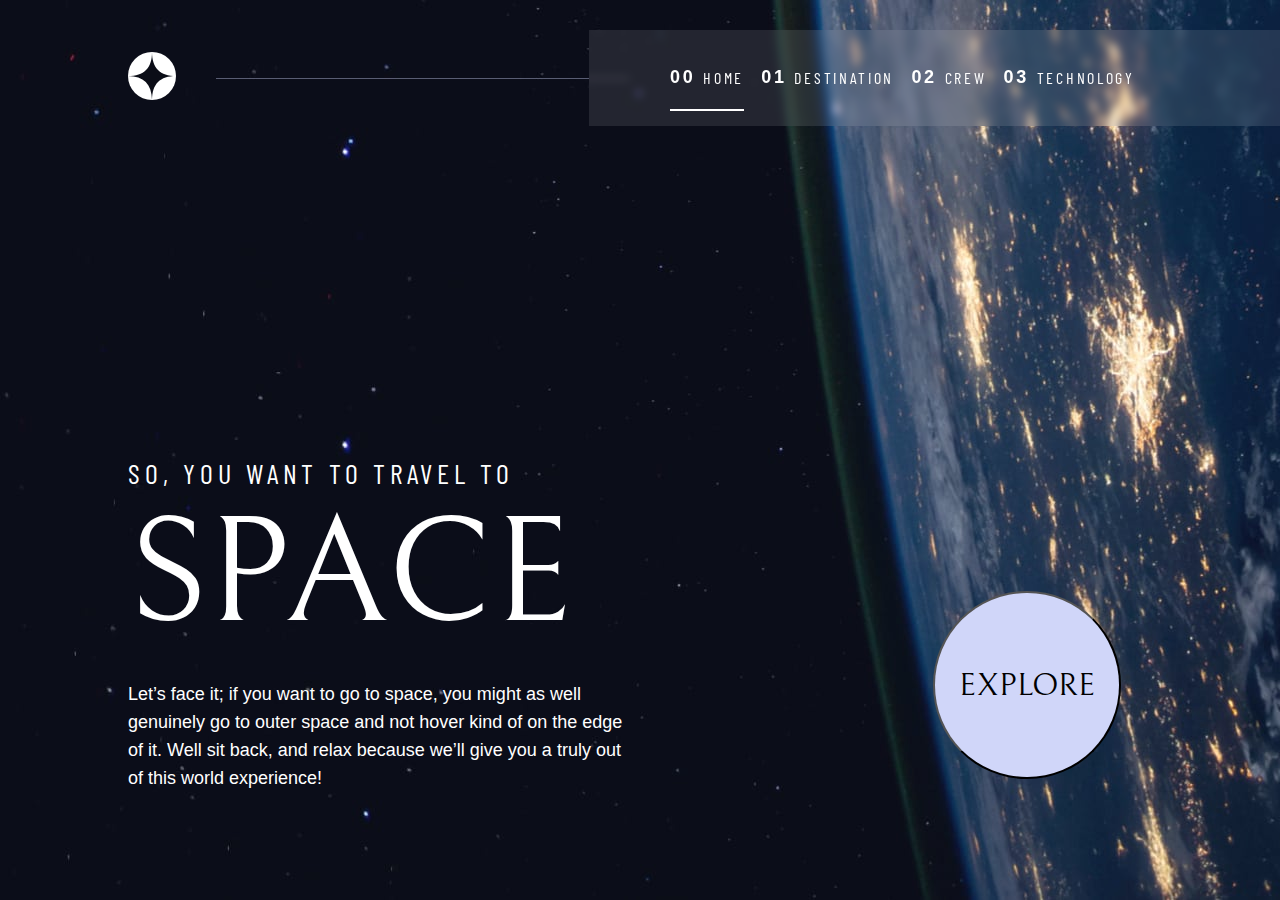
<file: index.html>
<!DOCTYPE html>
<html lang="en">
  <head>
    <meta charset="UTF-8" />
    <meta name="viewport" content="width=device-width, initial-scale=1.0" />
    <link rel="stylesheet" href="./styles/styles.css" />
    <link rel="stylesheet" href="./styles/homepage.css" />

    <link
      rel="icon"
      type="image/png"
      sizes="32x32"
      href="./assets/favicon-32x32.png"
    />
    <link rel="preconnect" href="https://fonts.googleapis.com" />
    <link rel="preconnect" href="https://fonts.gstatic.com" crossorigin />
    <link
      href="https://fonts.googleapis.com/css2?family=Barlow+Condensed&family=Bellefair&display=swap"
      rel="stylesheet"
    />
    <title>Frontend Mentor | Space tourism website</title>
  </head>

  <body>
    <div class="navigation-container">
      <div class="nav-image-container">
        <a class="nav-image" href="index.html">
          <img src="./assets/shared/logo.svg" alt="Flowers in Chania" />
        </a>
        <div class="divider"></div>
      </div>
      <nav class="navigation">
        <a class="Nav-Text-active" href="index.html"
          ><p class="nav-text-number">00&nbsp;</p>
          HOME</a
        >
        <a class="Nav-Text" href="destination.html"
          ><p class="nav-text-number">01&nbsp;</p>
          DESTINATION</a
        >
        <a class="Nav-Text" href="crew.html"
          ><p class="nav-text-number">02&nbsp;</p>
          CREW</a
        >
        <a class="Nav-Text" href="technology.html"
          ><p class="nav-text-number">03&nbsp;</p>
          TECHNOLOGY</a
        >
      </nav>
      <nav class="mobile-navigation" id="mySidenav">
        <a href="javascript:void(0)" class="closebtn" onclick="closeNav()"
          >&times;</a
        >
        <a class="Nav-Text" href="index.html"
          ><p class="nav-text-number">00&nbsp;</p>
          HOME</a
        >
        <a class="Nav-Text" href="destination.html"
          ><p class="nav-text-number">01&nbsp;</p>
          DESTINATION</a
        >
        <a class="Nav-Text" href="crew.html"
          ><p class="nav-text-number">02&nbsp;</p>
          CREW</a
        >
        <a class="Nav-Text" href="technology.html"
          ><p class="nav-text-number">03&nbsp;</p>
          TECHNOLOGY</a
        >
      </nav>
      <span
        style="font-size: 30px; cursor: pointer"
        onclick="openNav()"
        id="mobile-nav-opener"
        >&#9776;</span
      >
    </div>
    <div class="container">
      <div class="homepage">
        <div class="hero-left">
          <div class="welcomeText">
            <h5>SO, YOU WANT TO TRAVEL TO</h5>
            <h1>SPACE</h1>
            <p>
              Let’s face it; if you want to go to space, you might as well
              genuinely go to outer space and not hover kind of on the edge of
              it. Well sit back, and relax because we’ll give you a truly out of
              this world experience!
            </p>
          </div>
        </div>
        <div class="hero-right">
          <div class="circleContainer">
            <div class="outerCircle">
              <button
                class="homepage-mainButton"
                onclick="location.href='destination.html'"
                type="button"
              >
                <h4 style="color: black">EXPLORE</h4>
              </button>
            </div>
          </div>
        </div>
      </div>
    </div>
    <script>
      function openNav() {
        document.getElementById("mySidenav").style.width = "250px";
      }

      function closeNav() {
        document.getElementById("mySidenav").style.width = "0";
      }
    </script>
  </body>
</html>
</file>
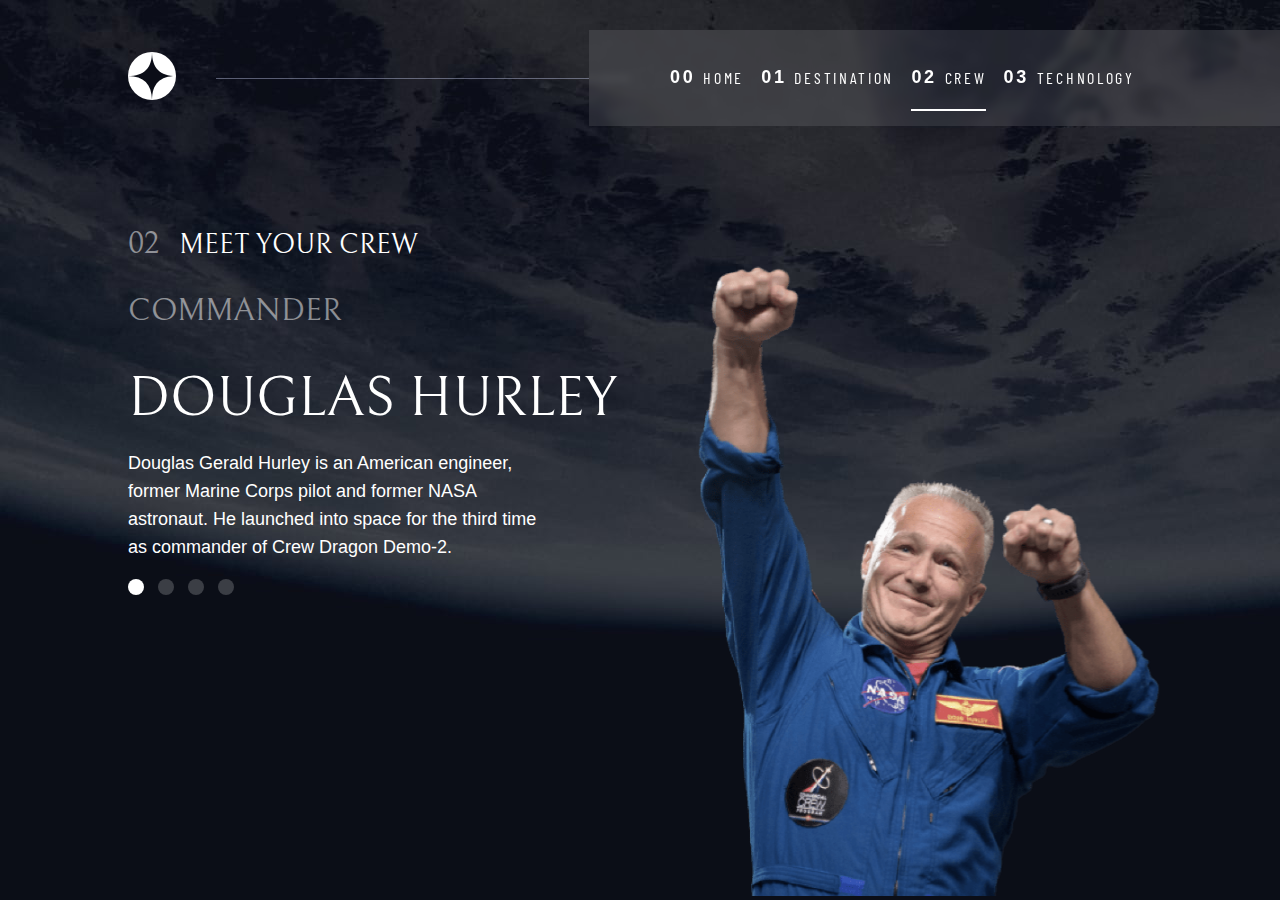
<file: crew.html>
<!DOCTYPE html>
<html lang="en">
  <head>
    <meta charset="UTF-8" />
    <meta name="viewport" content="width=device-width, initial-scale=1.0" />
    <link rel="stylesheet" href="./styles/styles.css" />
    <link rel="stylesheet" href="./styles/crew.css" />

    <link
      rel="icon"
      type="image/png"
      sizes="32x32"
      href="./assets/favicon-32x32.png"
    />
    <link rel="preconnect" href="https://fonts.googleapis.com" />
    <link rel="preconnect" href="https://fonts.gstatic.com" crossorigin />
    <link
      href="https://fonts.googleapis.com/css2?family=Barlow+Condensed&family=Bellefair&display=swap"
      rel="stylesheet"
    />
    <title>Space tourism website | Crew</title>
  </head>

  <body>
    <div class="navigation-container">
      <div class="nav-image-container">
        <a class="nav-image" href="index.html">
          <img src="./assets/shared/logo.svg" alt="Flowers in Chania" />
        </a>
        <div class="divider"></div>
      </div>
      <nav class="navigation">
        <a class="Nav-Text" href="index.html"
          ><p class="nav-text-number">00&nbsp;</p>
          HOME</a
        >
        <a class="Nav-Text" href="destination.html"
          ><p class="nav-text-number">01&nbsp;</p>
          DESTINATION</a
        >
        <a class="Nav-Text-active" href="crew.html"
          ><p class="nav-text-number">02&nbsp;</p>
          CREW</a
        >
        <a class="Nav-Text" href="technology.html"
          ><p class="nav-text-number">03&nbsp;</p>
          TECHNOLOGY</a
        >
      </nav>
      <nav class="mobile-navigation" id="mySidenav">
        <a href="javascript:void(0)" class="closebtn" onclick="closeNav()"
          >&times;</a
        >
        <a class="Nav-Text" href="index.html"
          ><p class="nav-text-number">00&nbsp;</p>
          HOME</a
        >
        <a class="Nav-Text" href="destination.html"
          ><p class="nav-text-number">01&nbsp;</p>
          DESTINATION</a
        >
        <a class="Nav-Text" href="crew.html"
          ><p class="nav-text-number">02&nbsp;</p>
          CREW</a
        >
        <a class="Nav-Text" href="technology.html"
          ><p class="nav-text-number">03&nbsp;</p>
          TECHNOLOGY</a
        >
      </nav>
      <span
        style="font-size: 30px; cursor: pointer"
        onclick="openNav()"
        id="mobile-nav-opener"
        >&#9776;</span
      >
    </div>
    <div class="crew-page">
      <div class="crew-hero-container">
        <div class="hero-left">
          <div class="my-text">
            <h4>02&nbsp;&nbsp;</h4>
            <p class="subheading-1">meet your crew</p>
          </div>
          <div class="crew-img-container" id="first-img">
            <img
              src="./assets/crew/image-douglas-hurley.png"
              alt="Crew"
              class="crew-image"
            />
          </div>
          <div class="crew-img-container" id="second-img">
            <img
              src="./assets/crew/image-mark-shuttleworth.png"
              alt="Crew"
              class="crew-image"
            />
          </div>
          <div class="crew-img-container" id="third-img">
            <img
              src="./assets//crew/image-victor-glover.png"
              alt="Crew"
              class="crew-image"
            />
          </div>
          <div class="crew-img-container" id="fourth-img">
            <img
              src="./assets/crew/image-anousheh-ansari.png"
              alt="Crew"
              class="crew-image"
            />
          </div>
          <div class="mobile-divider"></div>
          <div class="extraClass">
            <div class="crew-info" id="first-info">
              <h4 class="title">COMMANDER<br /><br /></h4>
              <h3>Douglas Hurley</h3>
              <p class="crew-info-text">
                Douglas Gerald Hurley is an American engineer, former Marine
                Corps pilot and former NASA astronaut. He launched into space
                for the third time as commander of Crew Dragon Demo-2.
              </p>
            </div>
            <div class="crew-info" id="second-info">
              <h4 class="title">Mission Specialist<br /><br /></h4>
              <h3>MARK SHUTTLEWORTH</h3>
              <p class="crew-info-text">
                Mark Richard Shuttleworth is the founder and CEO of Canonical,
                the company behind the Linux-based Ubuntu operating system.
                Shuttleworth became the first South African to travel to space
                as a space tourist.
              </p>
            </div>
            <div class="crew-info" id="third-info">
              <h4 class="title">PILOT<br /><br /></h4>
              <h3>Victor Glover</h3>
              <p class="crew-info-text">
                Pilot on the first operational flight of the SpaceX Crew Dragon
                to the International Space Station. Glover is a commander in the
                U.S. Navy where he pilots an F/A-18.He was a crew member of
                Expedition 64, and served as a station systems flight engineer.
              </p>
            </div>
            <div class="crew-info" id="fourth-info">
              <h4 class="title">Flight Engineer<br /><br /></h4>
              <h3>Anousheh Ansari</h3>
              <p class="crew-info-text">
                Anousheh Ansari is an Iranian American engineer and co-founder
                of Prodea Systems. Ansari was the fourth self-funded space
                tourist, the first self-funded woman to fly to the ISS, and the
                first Iranian in space.
              </p>
            </div>
            <div class="tab">
              <button
                class="tablink-bullet"
                onclick="openCity(event, 'first')"
                id="first"
              ></button>
              <button
                class="tablink-bullet"
                onclick="openCity(event, 'second')"
              ></button>
              <button
                class="tablink-bullet"
                onclick="openCity(event, 'third')"
              ></button>
              <button
                class="tablink-bullet"
                onclick="openCity(event, 'fourth')"
              ></button>
            </div>
          </div>
        </div>
      </div>
    </div>
    <script>
      function openCity(evt, item) {
        // Declare all variables
        var i, tabcontent, tablinks;
        // Get all elements with class="tabcontent" and hide them
        tabcontent = document.getElementsByClassName("crew-info");
        images = document.getElementsByClassName("crew-img-container");
        for (i = 0; i < tabcontent.length; i++) {
          tabcontent[i].style.display = "none";
          images[i].style.display = "none";
        }

        // Get all elements with class="tablinks" and remove the class "active"
        tablinks = document.getElementsByClassName("tablink-bullet");
        for (i = 0; i < tablinks.length; i++) {
          tablinks[i].className = tablinks[i].className.replace(" active", "");
        }

        // Show the current tab, and add an "active" class to the button that opened the tab
        var info = item + "-info";
        var img = item + "-img";
        document.getElementById(img).style.display = "block";
        document.getElementById(info).style.display = "block";
        evt.currentTarget.className += " active";
      }
      document.getElementById("first").click();
      function openNav() {
        document.getElementById("mySidenav").style.width = "250px";
      }

      function closeNav() {
        document.getElementById("mySidenav").style.width = "0";
      }
    </script>
  </body>
</html>
</file>
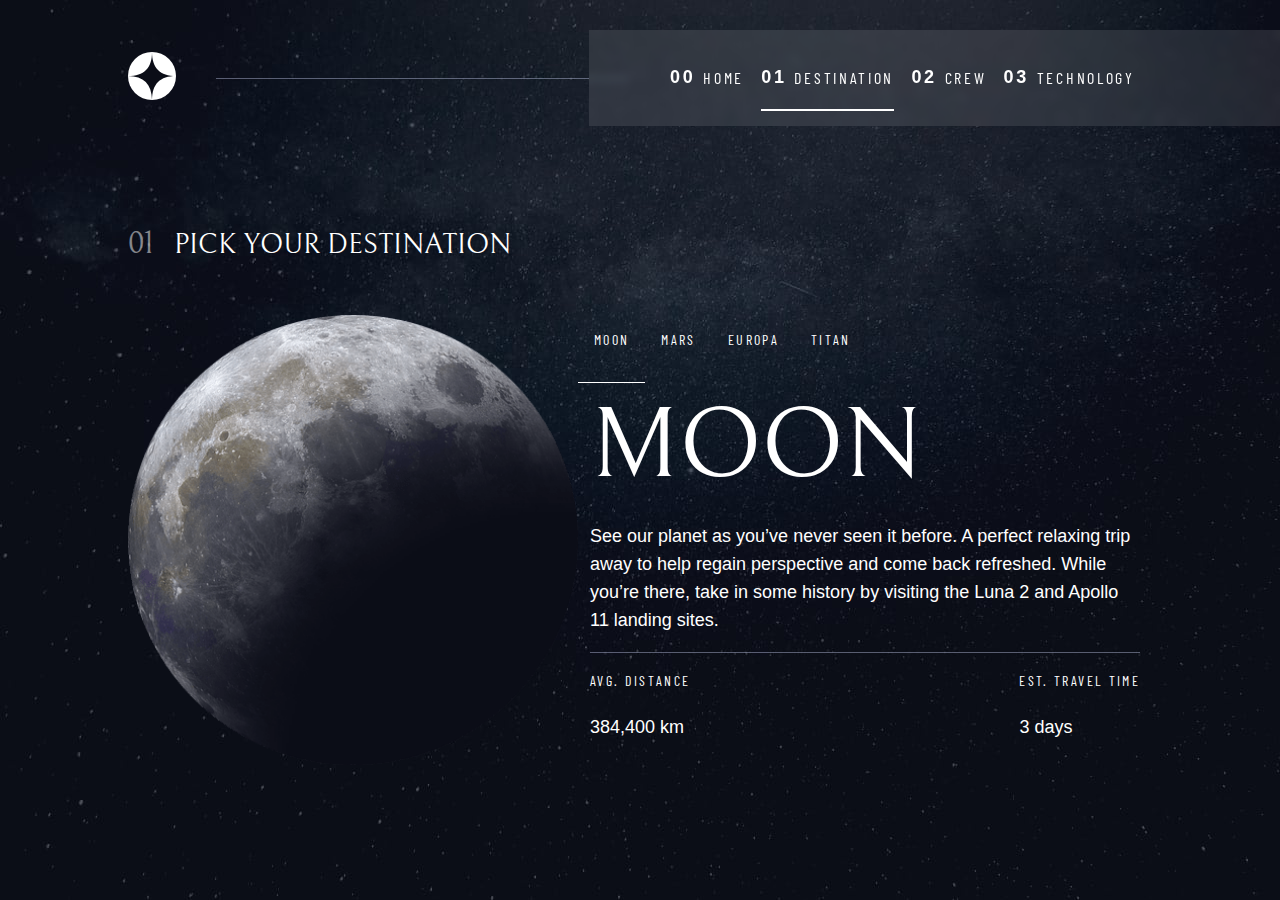
<file: destination.html>
<!DOCTYPE html>
<html lang="en">
  <head>
    <meta charset="UTF-8" />
    <meta name="viewport" content="width=device-width, initial-scale=1.0" />
    <link rel="stylesheet" href="./styles/styles.css" />
    <link rel="stylesheet" href="./styles/destination.css" />

    <link
      rel="icon"
      type="image/png"
      sizes="32x32"
      href="./assets/favicon-32x32.png"
    />
    <link rel="preconnect" href="https://fonts.googleapis.com" />
    <link rel="preconnect" href="https://fonts.gstatic.com" crossorigin />
    <link
      href="https://fonts.googleapis.com/css2?family=Barlow+Condensed&family=Bellefair&display=swap"
      rel="stylesheet"
    />
    <title>Space tourism | Destination</title>
  </head>

  <body>
    <div class="navigation-container">
      <div class="nav-image-container">
        <a class="nav-image" href="index.html">
          <img src="./assets/shared/logo.svg" alt="Space Travel Logo" />
        </a>
        <div class="divider"></div>
      </div>
      <nav class="navigation">
        <a class="Nav-Text" href="index.html"
          ><p class="nav-text-number">00&nbsp;</p>
          HOME</a
        >
        <a class="Nav-Text-active" href="destination.html"
          ><p class="nav-text-number">01&nbsp;</p>
          DESTINATION</a
        >
        <a class="Nav-Text" href="crew.html"
          ><p class="nav-text-number">02&nbsp;</p>
          CREW</a
        >
        <a class="Nav-Text" href="technology.html"
          ><p class="nav-text-number">03&nbsp;</p>
          TECHNOLOGY</a
        >
      </nav>
      <nav class="mobile-navigation" id="mySidenav">
        <a href="javascript:void(0)" class="closebtn" onclick="closeNav()"
          >&times;</a
        >
        <a class="Nav-Text" href="index.html"
          ><p class="nav-text-number">00&nbsp;</p>
          HOME</a
        >
        <a class="Nav-Text" href="destination.html"
          ><p class="nav-text-number">01&nbsp;</p>
          DESTINATION</a
        >
        <a class="Nav-Text" href="crew.html"
          ><p class="nav-text-number">02&nbsp;</p>
          CREW</a
        >
        <a class="Nav-Text" href="technology.html"
          ><p class="nav-text-number">03&nbsp;</p>
          TECHNOLOGY</a
        >
      </nav>
      <span
        style="font-size: 30px; cursor: pointer"
        onclick="openNav()"
        id="mobile-nav-opener"
        >&#9776;</span
      >
    </div>
    <div class="destination">
      <div class="destination-container">
        <div class="title-container">
          <h4>01&nbsp;&nbsp;</h4>
          <p class="subheading-1">PICK YOUR DESTINATION</p>
        </div>
        <div class="dest-hero-container">
          <div class="planetImage" id="Moon-img">
            <div class="dest-img-container">
              <img
                src="./assets/destination/image-moon.png"
                alt="Space Travel Logo"
                class="destination-image"
              />
            </div>
          </div>
          <div class="planetImage" id="Mars-img">
            <div class="dest-img-container">
              <img
                src="./assets/destination/image-mars.png"
                alt="Space Travel Logo"
                class="destination-image"
              />
            </div>
          </div>
          <div class="planetImage" id="Europa-img">
            <div class="dest-img-container">
              <img
                src="./assets/destination/image-europa.png"
                alt="Space Travel Logo"
                class="destination-image"
              />
            </div>
          </div>
          <div class="planetImage" id="Titan-img">
            <div class="dest-img-container">
              <img
                src="./assets/destination/image-titan.png"
                alt="Space Travel Logo"
                class="destination-image"
              />
            </div>
          </div>
          <div class="hero-right">
            <div class="tab">
              <button
                class="tablinks"
                onclick="openCity(event, 'Moon')"
                id="first"
              >
                <p class="subheading-2">MOON</p>
              </button>
              <button class="tablinks" onclick="openCity(event, 'Mars')">
                <p class="subheading-2">MARS</p>
              </button>
              <button class="tablinks" onclick="openCity(event, 'Europa')">
                <p class="subheading-2">EUROPA</p>
              </button>
              <button class="tablinks" onclick="openCity(event, 'Titan')">
                <p class="subheading-2">TITAN</p>
              </button>
            </div>
            <div id="Moon" class="tabcontent">
              <h2>MOON</h2>
              <p>
                See our planet as you’ve never seen it before. A perfect
                relaxing trip away to help regain perspective and come back
                refreshed. While you’re there, take in some history by visiting
                the Luna 2 and Apollo 11 landing sites.
              </p>
              <div class="dest-divider"></div>
              <div class="info-container">
                <div>
                  <p class="subheading-2">AVG. DISTANCE</p>
                  <p class="info">384,400 km</p>
                </div>
                <div>
                  <p class="subheading-2">EST. TRAVEL TIME</p>
                  <p class="info">3 days</p>
                </div>
              </div>
            </div>

            <div id="Mars" class="tabcontent">
              <h2>MARS</h2>
              <p>
                Don’t forget to pack your hiking boots. You’ll need them to
                tackle Olympus Mons, the tallest planetary mountain in our solar
                system. It’s two and a half times the size of Everest!
              </p>
              <div class="dest-divider"></div>
              <div class="info-container">
                <div>
                  <p class="subheading-2">AVG. DISTANCE</p>
                  <p class="info">225 mil. km</p>
                </div>
                <div>
                  <p class="subheading-2">EST. TRAVEL TIME</p>
                  <p class="info">9 months</p>
                </div>
              </div>
            </div>

            <div id="Europa" class="tabcontent">
              <h2>EUROPA</h2>
              <p>
                The smallest of the four Galilean moons orbiting Jupiter, Europa
                is a winter lover’s dream. With an icy surface, it’s perfect for
                a bit of ice skating, curling, hockey, or simple relaxation in
                your snug wintery cabin.
              </p>
              <div class="dest-divider"></div>
              <div class="info-container">
                <div>
                  <p class="subheading-2">AVG. DISTANCE</p>
                  <p class="info">628 mil. km</p>
                </div>
                <div>
                  <p class="subheading-2">EST. TRAVEL TIME</p>
                  <p class="info">3 years</p>
                </div>
              </div>
            </div>
            <div id="Titan" class="tabcontent">
              <h2>TITAN</h2>
              <p>
                The only moon known to have a dense atmosphere other than Earth,
                Titan is a home away from home (just a few hundred degrees
                colder!). As a bonus, you get striking views of the Rings of
                Saturn.
              </p>
              <div class="dest-divider"></div>
              <div class="info-container">
                <div>
                  <p class="subheading-2">AVG. DISTANCE</p>
                  <p class="info">1.6 bil. km</p>
                </div>
                <div>
                  <p class="subheading-2">EST. TRAVEL TIME</p>
                  <p class="info">7 years</p>
                </div>
              </div>
            </div>
          </div>
        </div>
      </div>
    </div>
    <script>
      function openCity(evt, planet) {
        // Declare all variables
        var i, tabcontent, tablinks;

        // Get all elements with class="tabcontent" and hide them
        tabcontent = document.getElementsByClassName("tabcontent");
        planetImages = document.getElementsByClassName("planetImage");
        for (i = 0; i < tabcontent.length; i++) {
          tabcontent[i].style.display = "none";
          planetImages[i].style.display = "none";
        }

        // Get all elements with class="tablinks" and remove the class "active"
        tablinks = document.getElementsByClassName("tablinks");
        for (i = 0; i < tablinks.length; i++) {
          tablinks[i].className = tablinks[i].className.replace(" active", "");
        }

        // Show the current tab, and add an "active" class to the button that opened the tab
        document.getElementById(planet).style.display = "block";
        var planetImg = planet + "-img";
        document.getElementById(planetImg).style.display = "block";
        evt.currentTarget.className += " active";
      }
      document.getElementById("first").click();
      function openNav() {
        document.getElementById("mySidenav").style.width = "250px";
      }

      function closeNav() {
        document.getElementById("mySidenav").style.width = "0";
      }
    </script>
  </body>
</html>
</file>
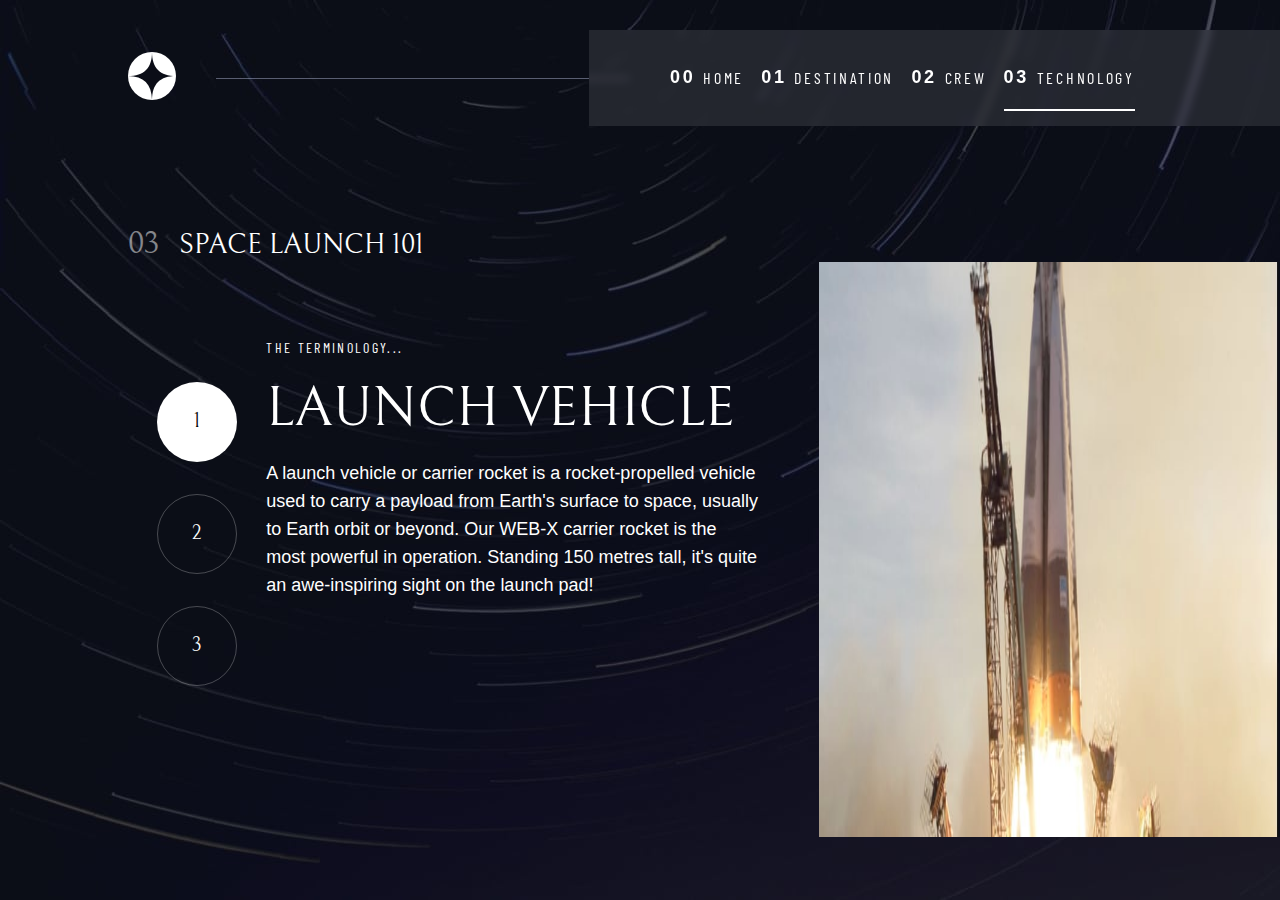
<file: technology.html>
<!DOCTYPE html>
<html lang="en">
  <head>
    <meta charset="UTF-8" />
    <meta name="viewport" content="width=device-width, initial-scale=1.0" />
    <link rel="stylesheet" href="./styles/styles.css" />
    <link rel="stylesheet" href="./styles/technology.css" />

    <link
      rel="icon"
      type="image/png"
      sizes="32x32"
      href="./assets/favicon-32x32.png"
    />
    <link rel="preconnect" href="https://fonts.googleapis.com" />
    <link rel="preconnect" href="https://fonts.gstatic.com" crossorigin />
    <link
      href="https://fonts.googleapis.com/css2?family=Barlow+Condensed&family=Bellefair&display=swap"
      rel="stylesheet"
    />
    <title>Space tourism website | Technology</title>
  </head>

  <body>
    <div class="navigation-container">
      <div class="nav-image-container">
        <a class="nav-image" href="index.html">
          <img src="./assets/shared/logo.svg" alt="Flowers in Chania" />
        </a>
        <div class="divider"></div>
      </div>
      <nav class="navigation">
        <a class="Nav-Text" href="index.html"
          ><p class="nav-text-number">00&nbsp;</p>
          HOME</a
        >
        <a class="Nav-Text" href="destination.html"
          ><p class="nav-text-number">01&nbsp;</p>
          DESTINATION</a
        >
        <a class="Nav-Text" href="crew.html"
          ><p class="nav-text-number">02&nbsp;</p>
          CREW</a
        >
        <a class="Nav-Text-active" href="technology.html"
          ><p class="nav-text-number">03&nbsp;</p>
          TECHNOLOGY</a
        >
      </nav>
      <nav class="mobile-navigation" id="mySidenav">
        <a href="javascript:void(0)" class="closebtn" onclick="closeNav()"
          >&times;</a
        >
        <a class="Nav-Text" href="index.html"
          ><p class="nav-text-number">00&nbsp;</p>
          HOME</a
        >
        <a class="Nav-Text" href="destination.html"
          ><p class="nav-text-number">01&nbsp;</p>
          DESTINATION</a
        >
        <a class="Nav-Text" href="crew.html"
          ><p class="nav-text-number">02&nbsp;</p>
          CREW</a
        >
        <a class="Nav-Text" href="technology.html"
          ><p class="nav-text-number">03&nbsp;</p>
          TECHNOLOGY</a
        >
      </nav>
      <span
        style="font-size: 30px; cursor: pointer"
        onclick="openNav()"
        id="mobile-nav-opener"
        >&#9776;</span
      >
    </div>

    <div class="technology-page">
      <div class="page-title">
        <h4>03&nbsp;&nbsp;</h4>
        <p class="subheading-1">SPACE LAUNCH 101</p>
      </div>
      <div class="tech-container">
        <div class="leftContainer">
          <div class="tabs">
            <button class="tab" onclick="openCity(event, 'first')" id="1">
              1
            </button>
            <button class="tab" onclick="openCity(event, 'second')">2</button>
            <button class="tab" onclick="openCity(event, 'third')">3</button>
          </div>
          <div class="info" id="first">
            <p class="subheading-2">The Terminology...</p>
            <h3>LAUNCH VEHICLE</h3>
            <p>
              A launch vehicle or carrier rocket is a rocket-propelled vehicle
              used to carry a payload from Earth's surface to space, usually to
              Earth orbit or beyond. Our WEB-X carrier rocket is the most
              powerful in operation. Standing 150 metres tall, it's quite an
              awe-inspiring sight on the launch pad!
            </p>
          </div>
          <div class="info" id="second">
            <p class="subheading-2">The Terminology...</p>
            <h3>SPACEPORT</h3>
            <p>
              A spaceport or cosmodrome is a site for launching (or receiving)
              spacecraft, by analogy to the seaport for ships or airport for
              aircraft. Based in the famous Cape Canaveral, our spaceport is
              ideally situated to take advantage of the Earth’s rotation for
              launch.
            </p>
          </div>
          <div class="info" id="third">
            <p class="subheading-2">The Terminology...</p>
            <h3>SPACE CAPSULE</h3>
            <p>
              A space capsule is an often-crewed spacecraft that uses a
              blunt-body reentry capsule to reenter the Earth's atmosphere
              without wings. Our capsule is where you'll spend your time during
              the flight. It includes a space gym, cinema, and plenty of other
              activities to keep you entertained.
            </p>
          </div>
        </div>
        <div class="rightContainer">
          <img
            src="./assets/technology/image-launch-vehicle-landscape.jpg"
            alt="launch image"
            class="tech-img"
            id="first-img"
          />
          <img
            src="./assets/technology/image-spaceport-landscape.jpg"
            alt="spaceport"
            class="tech-img"
            id="second-img"
          />
          <img
            src="./assets/technology/image-space-capsule-landscape.jpg"
            alt="capsulse"
            class="tech-img"
            id="third-img"
          />
        </div>
      </div>
    </div>
    <script>
      function openCity(evt, tech) {
        // Declare all variables
        var i, tabcontent, tablinks;

        // Get all elements with class="tabcontent" and hide them
        tabcontent = document.getElementsByClassName("info");
        techImages = document.getElementsByClassName("tech-img");
        for (i = 0; i < tabcontent.length; i++) {
          tabcontent[i].style.display = "none";
          techImages[i].style.display = "none";
        }

        // Get all elements with class="tablinks" and remove the class "active"
        tablinks = document.getElementsByClassName("tab");
        for (i = 0; i < tablinks.length; i++) {
          tablinks[i].className = tablinks[i].className.replace(" active", "");
        }

        // Show the current tab, and add an "active" class to the button that opened the tab
        document.getElementById(tech).style.display = "block";
        var techImage = tech + "-img";
        document.getElementById(techImage).style.display = "block";
        evt.currentTarget.className += " active";
      }
      document.getElementById("1").click();
      function openNav() {
        document.getElementById("mySidenav").style.width = "250px";
      }

      function closeNav() {
        document.getElementById("mySidenav").style.width = "0";
      }
    </script>
  </body>
</html>
</file>
<file: styles/styles.css>
:root {
  --dark: #0b0d17;
  --light: #d0d6f9;
  --white: #ffffff;
}
body,
html {
  margin: 0;
  padding: 0;
}
* {
  box-sizing: border-box;
}
@media only screen and (min-width: 1224px) {
  .mobile-navigation {
    display: none !important;
  }
  #mobile-nav-opener {
    display: none !important;
  }
  h1 {
    font-family: "Bellefair", serif;
    font-weight: 400;
    font-size: 150px;
    text-transform: uppercase;
    margin: 0;
    padding: 0;
    color: white;
  }
  h2 {
    font-family: "Bellefair", serif;
    font-weight: 400;
    text-transform: uppercase;
    font-size: 100px;
    margin: 0;
    padding: 0;
    color: white;
  }
  h3 {
    font-family: "Bellefair", serif;
    font-weight: 400;
    text-transform: uppercase;
    font-size: 56px;
    margin: 0;
    padding: 0;
    color: white;
  }
  h4 {
    font-family: "Bellefair", serif;
    font-weight: 400;
    font-size: 32px;
    text-transform: uppercase;
    opacity: 0.5;
    margin: 0;
    padding: 0;
    color: white;
    display: inline !important;
  }
  h5 {
    font-family: "Barlow Condensed", sans-serif;
    font-weight: 400;
    font-size: 28px;
    letter-spacing: 4.75px;
    margin: 0;
    padding: 0;
    text-transform: uppercase;
    color: white;
  }
  p {
    font-family: "Barlow", sans-serif;
    font-weight: 400;
    line-height: 28px;
    font-size: 18px;
    color: white;
  }
  a {
    cursor: pointer;
    text-decoration: none;
  }
  .subheading-1 {
    font-family: "Bellefair", serif;
    font-weight: 400;
    font-size: 28px;
    color: white;
    display: inline;
    text-transform: uppercase;
  }
  .subheading-2 {
    font-weight: 400;
    color: white;
    font-family: "Barlow Condensed", sans-serif;
    font-size: 14px;
    letter-spacing: 2.35px;
    text-transform: uppercase;
  }
  .Nav-Text {
    font-family: "Barlow Condensed", sans-serif;
    font-weight: 400;
    font-size: 16px;
    color: white;
    letter-spacing: 2.7px;
    height: 100%;
    flex-direction: row;
    display: flex;
    align-items: center;
    transition: 1s;
    border-bottom: 2px solid transparent;
  }
  .Nav-Text-active {
    font-family: "Barlow Condensed", sans-serif;
    font-weight: 400;
    font-size: 16px;
    color: white;
    letter-spacing: 2.7px;
    height: 100%;
    flex-direction: row;
    display: flex;
    align-items: center;
    transition: 1s;
    border-bottom: 2px solid rgba(255, 255, 255, 1);
  }
  .Nav-Text:hover {
    border-bottom: 2px solid rgba(255, 255, 255, 0.7);
  }
  .Nav-Text .active {
    border-bottom: 2px solid rgba(255, 255, 255, 1);
  }
  .nav-text-number {
    font-size: 18px;
    font-weight: 800;
  }
  .navigation-container {
    position: absolute;
    top: 30px;
    width: 100vw;
    padding-left: 10vw;
    align-items: center;
    z-index: 1;
    display: flex;
    justify-content: space-between;
  }
  .navigation {
    background-color: rgba(255, 255, 255, 0.1);
    backdrop-filter: blur(4px);
    padding-top: 15px;
    padding-bottom: 15px;
    padding-right: 10vw;
    padding-left: 5vw;
    width: 60%;
    display: flex;
    justify-content: space-evenly;

    align-items: center;
  }

  .divider {
    position: relative;
    height: 1px;
    background-color: var(--light);
    opacity: 0.4;
    left: 40px;
    width: 100%;
  }
  .nav-image-container {
    display: flex;
    width: 40%;
    align-items: center;
  }
  .container {
    width: 100%;
    display: flex;
  }
}
@media only screen and (min-device-width: 768px) and (max-device-width: 1223px) {
  /* Ipad to pc */
  .mobile-navigation {
    display: none !important;
  }
  #mobile-nav-opener {
    display: none !important;
  }
  .nav-image img {
    height: 40px;
    width: 40px;
  }
  h1 {
    font-family: "Bellefair", serif;
    font-weight: 400;
    font-size: 150px;
    text-transform: uppercase;
    margin: 0;
    padding: 0;
    color: white;
  }
  h2 {
    font-family: "Bellefair", serif;
    font-weight: 400;
    text-transform: uppercase;
    font-size: 80px;
    margin: 0;
    padding: 0;
    color: white;
  }
  h3 {
    font-family: "Bellefair", serif;
    font-weight: 400;
    text-transform: uppercase;
    font-size: 24px;
    margin: 0;
    padding: 0;
    color: white;
  }
  h4 {
    font-family: "Bellefair", serif;
    font-weight: 400;
    font-size: 20px;
    font-weight: bold;
    text-transform: uppercase;
    opacity: 0.5;
    margin: 0;
    padding: 0;
    color: white;
    display: inline !important;
  }
  h5 {
    font-family: "Barlow Condensed", sans-serif;
    font-weight: 400;
    font-size: 20px;
    letter-spacing: 3.38px;
    margin: 0;
    padding: 0;
    text-transform: uppercase;
    color: white;
  }
  p {
    font-family: "Barlow", sans-serif;
    font-weight: 400;
    line-height: 28px;
    font-size: 16px;
    color: white;
  }
  a {
    cursor: pointer;
    text-decoration: none;
  }
  .subheading-1 {
    font-family: "Bellefair", serif;
    font-weight: 400;
    font-size: 20px;
    color: white;
    display: inline;
    text-transform: uppercase;
  }
  .subheading-2 {
    font-weight: 400;
    color: white;
    font-family: "Barlow Condensed", sans-serif;
    font-size: 16px;
    letter-spacing: 2.7px;
    text-transform: uppercase;
  }
  .Nav-Text {
    font-family: "Barlow Condensed", sans-serif;
    font-weight: 400;
    font-size: 14px;
    color: white;
    letter-spacing: 2.36px;
    height: 100%;
    flex-direction: row;
    display: flex;
    align-items: center;
    transition: 1s;
    border-bottom: 2px solid transparent;
  }
  .Nav-Text-active {
    font-family: "Barlow Condensed", sans-serif;
    font-weight: 400;
    font-size: 14px;
    color: white;
    letter-spacing: 2.36px;
    height: 100%;
    flex-direction: row;
    display: flex;
    align-items: center;
    transition: 1s;
    border-bottom: 2px solid rgba(255, 255, 255, 1);
  }
  .Nav-Text:hover {
    border-bottom: 2px solid rgba(255, 255, 255, 0.7);
  }
  .Nav-Text .active {
    border-bottom: 2px solid rgba(255, 255, 255, 1);
  }
  .nav-text-number {
    display: none;
    font-size: 16px;
    font-weight: 800;
  }
  .navigation-container {
    display: flex;
    position: absolute;
    width: 100vw;
    padding-left: 10vw;
    padding-top: 15px;
    padding-bottom: 25px;
    align-items: center;
    z-index: 1;
    display: flex;
    justify-content: space-between;
  }
  .navigation {
    background-color: rgba(255, 255, 255, 0.1);
    backdrop-filter: blur(4px);
    padding-top: 25px;
    padding-bottom: 25px;
    width: 100%;
    display: flex;
    justify-content: space-evenly;
    align-items: center;
  }
  .nav-image-container {
    display: flex;
    width: 70%;
    align-items: center;
  }
  .container {
    width: 100%;
    display: flex;
  }
}

@media only screen and (max-device-width: 767px) {
  /* Styles */
  h1 {
    font-family: "Bellefair", serif;
    font-weight: 400;
    font-size: 80px;
    text-transform: uppercase;
    margin: 0;
    padding: 0;
    color: white;
  }
  h2 {
    font-family: "Bellefair", serif;
    font-weight: 400;
    text-transform: uppercase;
    font-size: 56px;
    margin: 0;
    padding: 0;
    color: white;
  }
  h3 {
    font-family: "Bellefair", serif;
    font-weight: 400;
    text-transform: uppercase;
    font-size: 24px;
    margin: 0;
    padding: 0;
    color: white;
  }
  h4 {
    font-family: "Bellefair", serif;
    font-weight: 400;
    font-size: 16px;
    text-transform: uppercase;
    opacity: 0.5;
    margin: 0;
    padding: 0;
    color: white;
    display: inline !important;
  }
  h5 {
    font-family: "Barlow Condensed", sans-serif;
    font-weight: 400;
    font-size: 16px;
    letter-spacing: 2.7px;
    margin: 0;
    padding: 0;
    text-transform: uppercase;
    color: white;
  }
  p {
    font-family: "Barlow", sans-serif;
    font-weight: 400;
    line-height: 25px;
    font-size: 15px;
    color: white;
  }
  a {
    cursor: pointer;
    text-decoration: none;
  }
  .subheading-1 {
    font-family: "Bellefair", serif;
    font-weight: 400;
    font-size: 16px;
    color: white;
    display: inline;
    text-transform: uppercase;
  }
  .page-title {
    font-weight: 400;
    color: white;
    font-family: "Barlow Condensed", sans-serif;
    font-size: 28px;
    text-transform: uppercase;
  }
  .subheading-2 {
    font-weight: 400;
    color: white;
    font-family: "Barlow Condensed", sans-serif;
    font-size: 14px;
    letter-spacing: 2.35px;
    text-transform: uppercase;
  }
  .nav-image img {
    height: 20px;
    width: 20px;
  }
  .mobile-navigation {
    height: 100%;
    width: 0;
    position: fixed;
    z-index: 1;
    top: 0;
    right: 0;
    background-color: rgba(19, 21, 36, 0.9);
    backdrop-filter: blur(7px);
    display: flex;
    flex-direction: column;
    overflow-x: hidden;
    transition: 0.5s;
    padding-top: 60px;
  }
  #mobile-nav-opener {
    color: white;
    padding-right: 10vw;
  }
  .mobile-navigation .closebtn {
    position: absolute;
    top: 10px;
    right: 25px;
    color: white;
    font-size: 36px;
    margin-left: 50px;
  }
  .Nav-Text {
    font-family: "Barlow Condensed", sans-serif;
    padding: 8px 8px 8px 32px;
    transition: 0.3s;
    font-weight: 400;
    font-size: 16px;
    color: white;
    letter-spacing: 2.7px;
    flex-direction: row;
    display: flex;
    align-items: center;
    transition: 1s;
    border-bottom: 2px solid transparent;
  }
  .Nav-Text-active {
    font-family: "Barlow Condensed", sans-serif;
    font-weight: 400;
    font-size: 16px;
    color: white;
    letter-spacing: 2.7px;
    flex-direction: row;
    display: flex;
    align-items: center;
    transition: 1s;
    border-bottom: 2px solid rgba(255, 255, 255, 1);
  }
  .Nav-Text:hover {
    border-bottom: 2px solid rgba(255, 255, 255, 0.7);
  }
  .Nav-Text .active {
    border-bottom: 2px solid rgba(255, 255, 255, 1);
  }
  .nav-text-number {
    font-family: "Barlow Condensed", sans-serif;

    font-weight: 400;
    font-size: 16px;
    color: white;
    letter-spacing: 2.7px;
  }
  .navigation-container {
    display: flex;
    position: absolute;
    top: 30px;
    width: 100vw;
    padding-left: 10vw;
    align-items: center;
    z-index: 1;
    display: flex;
    justify-content: space-between;
  }
  .navigation {
    display: none !important;
    background-color: rgba(255, 255, 255, 0.1);
    backdrop-filter: blur(4px);

    padding-top: 15px;
    padding-bottom: 15px;
    padding-right: 10vw;
    padding-left: 5vw;
    width: 60%;
    display: flex;
    justify-content: space-evenly;
    align-items: center;
  }
  .nav-image-container {
    display: flex;
    /* width: 40%;*/
    align-items: center;
  }
  .container {
    width: 100%;
    display: flex;
  }
}
</file>
<file: styles/homepage.css>
@media only screen and (min-width: 1224px) {
  .homepage {
    background-image: url("../assets/home/background-home-desktop.jpg");
    background-color: #cccccc;
    background-repeat: no-repeat;
    background-size: cover;
    height: 100vh;
    padding-left: 10vw;
    padding-right: 10vw;
    padding-bottom: 10vh;
    display: flex;
    align-items: flex-end;
    justify-content: end;
  }

  .hero-left {
    width: 50%;
  }
  .hero-right {
    width: 50%;
  }
  .homepage-mainButton {
    width: 75%;
    height: 75%;
    background-color: var(--light);
    border-radius: 50%;
    display: block;
    transition: 1s;
    color: var(--dark) !important;
  }
  .homepage-mainButton h4 {
    color: var(--dark) !important;
  }
  .homepage-mainButton:hover {
    cursor: pointer;
    box-shadow: 0 0 0 50px rgba(255, 255, 255, 0.2);
    background-color: var(--white);
  }
  .outerCircle {
    width: 250px;
    height: 250px;
    border-radius: 50%;
    display: flex;
    justify-content: center;
    align-items: center;
  }
  .circleContainer {
    width: 100%;
    display: flex;
    justify-content: flex-end;
  }
  .welcomeText {
    color: white;
  }
  .homepage-mainButton h4 {
    opacity: 1;
    color: black !important;
  }
}
@media only screen and (min-device-width: 768px) and (max-device-width: 1223px) {
  /* Ipad to pc */
  .homepage {
    background-image: url("../assets/home/background-home-tablet.jpg");
    background-color: #cccccc;
    background-repeat: no-repeat;
    background-size: cover;
    height: 100vh;
    padding-left: 20vw;
    padding-right: 20vw;
    padding-top: 20vh;
    padding-bottom: 10vh;
    display: flex;
    flex-direction: column;
    text-align: center;
    align-items: center;
    justify-content: space-between;
  }
  .homepage-mainButton {
    width: 25vw;
    height: 25vw;
    background-color: var(--white);
    border-radius: 50%;
    display: block;
    transition: 1s;
    opacity: 1;
    color: var(--dark) !important;
  }
  .homepage-mainButton h4 {
    opacity: 1;
    color: black !important;
  }
}

@media only screen and (max-device-width: 767px) {
  /* Styles */

  .homepage {
    background-image: url("../assets/home/background-home-mobile.jpg");
    background-color: #cccccc;
    background-repeat: no-repeat;
    background-size: cover;
    height: 100vh;
    padding-left: 5vw;
    padding-right: 5vw;
    padding-top: 17vh;
    padding-bottom: 5vh;
    display: flex;
    flex-direction: column;
    text-align: center;
    align-items: center;
    justify-content: space-between;
  }
  .homepage-mainButton {
    width: 40vw;
    height: 40vw;
    background-color: var(--white);
    border-radius: 50%;
    display: block;
    transition: 1s;

    color: var(--dark) !important;
  }
  .homepage-mainButton h4 {
    opacity: 1;
    color: black !important;
  }
}
</file>
<file: styles/crew.css>
@media only screen and (min-width: 1224px) {
  .crew-page {
    background-image: url("../assets/crew/background-crew-desktop.jpg");
    background-color: #cccccc;
    background-repeat: no-repeat;
    width: 100%;
    height: 100vh;
    padding-left: 10vw;
    padding-right: 10vw;
  }
  .crew-hero-container {
    width: 100%;
    display: flex;
    flex-direction: row;
    align-self: center;
    position: relative;
    top: 25%;
    height: 50%;
  }
  .hero-left {
    /**display: flex;*/
    height: 100%;
    flex-direction: column;
    justify-content: flex-end;
    align-items: flex-end;
  }

  .crew-info {
    display: none;
    height: 100%;
  }
  .crew-info-text {
    width: 40%;
  }
  .tab {
    overflow: hidden;
    position: relative;
    bottom: 0;
  }

  .my-text {
    margin-bottom: 30px;
  }
  /* Style the buttons that are used to open the tab content */
  .tab button {
    background-color: rgba(255, 255, 255, 0.2);

    outline: none;
    cursor: pointer;
    transition: 0.6s;

    color: white;
    width: 16px;
    height: 16px;
    border-radius: 8px;
    margin-right: 10px;
    border: none;
  }

  /* Change background color of buttons on hover */
  .tab button:hover {
    background-color: rgba(255, 255, 255, 0.6);
  }

  /* Create an active/current tablink class */
  .tab button.active {
    background-color: rgba(255, 255, 255, 1);
  }
  .crew-img-container {
    display: none;
    position: fixed;
    right: 120px;
    bottom: 0px;
  }
  .crew-image {
    height: 70vh;
  }
}
@media only screen and (min-device-width: 768px) and (max-device-width: 1223px) {
  /* Ipad to pc */
  .crew-page {
    background-image: url("../assets/crew/background-crew-tablet.jpg");
    background-color: #cccccc;
    background-size: cover;
    background-repeat: no-repeat;
    width: 100%;
    height: 100vh;
    padding-left: 10vw;
    padding-top: 15vh;
    padding-right: 10vw;
    text-align: center;
  }
  .crew-img-container {
    display: none;
    position: absolute;
    right: 25vw;
    bottom: 0;
  }
  .crew-image {
    height: 40vh;
    width: 40vw;
  }
  .tab button {
    background-color: rgba(255, 255, 255, 0.2);
    outline: none;
    cursor: pointer;
    transition: 0.6s;
    color: white;
    width: 16px;
    height: 16px;
    border-radius: 8px;
    margin-right: 10px;
    border: none;
  }
  /* Create an active/current tablink class */
  .tab button.active {
    background-color: rgba(255, 255, 255, 1);
  }
  .my-text {
    width: 100%;
    text-align: left;
  }
  .hero-left {
    height: 40vh;
    display: flex;
    justify-content: space-around;
    flex-direction: column;
  }

  .crew-info {
    display: none;
    height: 100%;
  }
}
@media only screen and (max-device-width: 767px) {
  .crew-page {
    background-image: url("../assets/crew/background-crew-mobile.jpg");
    background-color: #cccccc;
    background-size: cover;
    background-repeat: no-repeat;
    width: 100%;
    height: 100vh;
    padding-left: 10vw;
    padding-top: 15vh;

    padding-right: 10vw;
    text-align: center;
    display: flex;

    justify-content: space-evenly;
  }
  .crew-img-container {
    display: none;
    /*position: absolute;
    right: 25vw;
    bottom: 0;*/
  }
  .crew-image {
    margin-top: 20px;
    height: 25vh;
    width: 25vw;
  }
  .tab {
    margin-top: 20px;
    margin-bottom: 20px;
  }

  .tab button {
    background-color: rgba(255, 255, 255, 0.2);
    outline: none;
    cursor: pointer;
    transition: 0.6s;
    color: white;
    width: 12px;
    height: 12px;
    border-radius: 6px;
    margin-right: 10px;
    border: none;
  }
  /* Create an active/current tablink class */
  .tab button.active {
    background-color: rgba(255, 255, 255, 1);
  }
  .my-text {
    width: 100%;
    text-align: left;
  }
  .mobile-divider {
    width: 100%;
    height: 1px;
    background-color: #979797;
  }
  .hero-left {
    display: flex;
    flex-direction: column;
  }
  .crew-info {
    display: none;
  }
  .extraClass {
    display: flex;
    width: 100%;
    height: 100%;
    flex-direction: column-reverse;
  }
}
</file>
<file: styles/destination.css>
@media only screen and (min-width: 1224px) {
  .destination {
    background-image: url("../assets/destination/background-destination-desktop.jpg");
    background-color: #cccccc;
    background-repeat: no-repeat;
    background-size: cover;
    width: 100%;
    height: 100vh;
    padding-left: 10vw;
    padding-right: 10vw;
    display: flex;
  }

  .destination-container {
    position: relative;
    display: flex;
    align-self: center;
    flex-direction: column;
    height: 60%;
    top: 5%;
    width: 100%;
  }
  .destination-image {
    height: 50vh;
    width: 50vh;
  }
  .dest-img-container {
    display: flex;
    align-items: center;
    justify-content: center;
    width: 100%;
  }
  .dest-hero-container {
    height: 100%;
    width: 100%;
    display: flex;
    flex-direction: row;
    align-items: flex-end;
    justify-content: space-between;
  }
  .hero-left {
    width: 40%;
    display: flex;
    align-items: center;
    justify-content: center;
    flex-direction: column;
  }
  .hero-right {
    width: 60%;
  }
  .info-container {
    display: flex;
    width: 100%;
    flex-direction: row;
    align-items: flex-start;
    justify-content: space-between;
  }
  .dest-divider {
    height: 1px;
    background-color: var(--light);
    opacity: 0.4;

    width: 100%;
  }
  .tab {
    overflow: hidden;
  }
  /* Style the buttons that are used to open the tab content */
  .tab button {
    background-color: inherit;
    float: left;
    border: none;
    outline: none;
    cursor: pointer;
    padding: 14px 16px;
    transition: 0.3s;
    border-bottom: 1px solid transparent;
    color: white;
  }
  /* Change background color of buttons on hover */
  .tab button:hover {
    border-bottom: 1px solid rgba(255, 255, 255, 0.5);
  }
  /* Create an active/current tablink class */
  .tab button.active {
    border-bottom: 1px solid #fff;
  }

  /* Style the tab content */
  .tabcontent {
    display: none;
    padding: 6px 12px;
    border-top: none;
  }
}
@media only screen and (min-device-width: 768px) and (max-device-width: 1224px) {
  /* Ipad to pc */
  .destination {
    background-image: url("../assets/destination/background-destination-tablet.jpg");
    background-color: #cccccc;
    background-repeat: no-repeat;
    background-size: cover;
    width: 100%;
    height: 100vh;
    padding-left: 10vw;
    padding-right: 10vw;
    padding-bottom: 10vh;
    padding-top: 15vh;
    text-align: center;
    display: flex;
  }
  .destination-image {
    width: 40vw;
    height: 40vw;
    margin-top: 30px;
  }

  .tab {
    margin-top: 30px;
    overflow: hidden;
    width: 100%;
    display: flex;
    justify-content: center;
    align-items: center;
  }
  /* Style the buttons that are used to open the tab content */
  .tab button {
    background-color: inherit;
    float: left;
    border: none;
    outline: none;
    cursor: pointer;
    padding: 4px 6px;
    transition: 0.3s;
    border-bottom: 1px solid transparent;
    color: white;
  }
  /* Create an active/current tablink class */
  .tab button.active {
    border-bottom: 1px solid #fff;
  }

  /* Style the tab content */
  .tabcontent {
    display: none;
    padding: 6px 12px;
    border-top: none;
  }
  .info-container {
    display: flex;
    width: 100%;
    flex-direction: row;
    align-items: flex-start;
    justify-content: space-around;
  }
  .title-container {
    width: 100%;
    text-align: left;
  }
}
@media only screen and (max-device-width: 767px) {
  .destination {
    background-image: url("../assets/destination/background-destination-mobile.jpg");
    background-color: #cccccc;
    background-repeat: no-repeat;
    background-size: cover;
    width: 100%;
    padding-top: 15vh;
    padding-left: 10vw;
    padding-right: 10vw;
    display: flex;
    text-align: center;
  }
  .dest-img-container {
    display: flex;
    align-items: center;
    justify-content: center;
  }
  .destination-image {
    width: 45vw;
    height: 45vw;
    align-self: center;
    margin-top: 30px;
  }

  .tab {
    margin-top: 30px;
    overflow: hidden;
    width: 100%;
    display: flex;
    justify-content: center;
    align-items: center;
  }
  /* Style the buttons that are used to open the tab content */
  .tab button {
    background-color: inherit;
    float: left;
    border: none;
    outline: none;
    cursor: pointer;
    padding: 4px 6px;
    transition: 0.3s;
    border-bottom: 1px solid transparent;
    color: white;
  }
  .info {
    font-weight: 400;
    color: white;
    font-family: "Bellefair", serif;
    font-size: 28px;
    text-transform: uppercase;
  }
  /* Create an active/current tablink class */
  .tab button.active {
    border-bottom: 1px solid #fff;
  }

  /* Style the tab content */
  .tabcontent {
    display: none;
    padding: 6px 12px;
    border-top: none;
  }
  .info-container {
    display: flex;
    width: 100%;
    flex-direction: column;
    align-items: center;
    justify-content: center;
  }
  .title-container {
    width: 100%;
    text-align: left;
  }
}
</file>
<file: styles/technology.css>
@media only screen and (min-width: 1224px) {
  /* Styles */
  .technology-page {
    background-image: url("../assets/technology/background-technology-desktop.jpg");
    background-color: #cccccc;
    background-repeat: no-repeat;
    background-size: cover;
    width: 100%;
    height: 100vh;
    padding-left: 10vw;
    padding-bottom: 7vh;
    padding-top: 25vh;
    display: flex;
    flex-direction: column;
  }
  .tech-container {
    height: 100%;
    width: 100%;

    display: flex;
    flex-direction: row;
  }
  .leftContainer {
    width: 60%;
    height: 100%;
    display: flex;
    flex-direction: row;
    justify-content: center;
    align-items: center;
  }
  .rightContainer {
    width: 40%;
    height: 100%;
  }
  .tabs {
    display: flex;
    flex-direction: column;
    align-items: center;
    justify-content: center;
    width: 20%;
    height: 80%;
  }
  .tab {
    width: 80px;
    height: 80px;
    border-radius: 50%;
    background-color: inherit;
    border: 1px solid rgba(255, 255, 255, 0.25);
    font-size: 20px;
    margin-bottom: 32px;
    font-family: "Bellefair", serif;
    font-weight: 400;
    transition: 0.5s;
    color: white;
  }
  button.active {
    color: black;
    background-color: white;
    border-bottom: 1px solid #fff;
  }
  button:hover {
    border: 1px solid rgba(255, 255, 255, 1);
    cursor: pointer;
  }
  .info {
    display: none;
    width: 80%;
    height: 80%;
    padding-right: 60px;
  }
  .tech-img {
    width: 100%;
    height: 100%;
    display: none;
  }
}
@media only screen and (min-device-width: 768px) and (max-device-width: 1223px) {
  .technology-page {
    background-image: url("../assets/technology/background-technology-tablet.jpg");
    background-color: #cccccc;
    background-repeat: no-repeat;
    background-size: cover;
    width: 100%;
    height: 100vh;

    padding-bottom: 7vh;
    padding-top: 15vh;
    display: flex;
    flex-direction: column;
  }
  .tech-container {
    height: 100%;
    width: 100%;
    display: flex;
    flex-direction: column-reverse;
  }
  .page-title {
    margin-left: 20px;
  }
  .leftContainer {
    width: 100%;
    height: 100%;
    padding-left: 10vw;
    padding-right: 10vw;
    display: flex;
    flex-direction: column;
    justify-content: center;
    align-items: center;
    text-align: center;
  }
  .rightContainer {
    margin-top: 60px;
    width: 100%;
    height: 80%;
  }
  .tabs {
    display: flex;
    flex-direction: row;
    align-items: center;
    justify-content: center;
  }
  .tab {
    width: 60px;
    height: 60px;
    border-radius: 50%;
    background-color: inherit;
    border: 1px solid rgba(255, 255, 255, 0.25);
    font-size: 20px;
    margin-right: 15px;

    font-family: "Bellefair", serif;
    font-weight: 400;
    transition: 0.5s;
    color: white;
  }
  button.active {
    color: black;
    background-color: white;
    border-bottom: 1px solid #fff;
  }
  .info {
    display: none;
  }
  .tech-img {
    width: 100%;
    height: 100%;
    display: none;
  }
}
@media only screen and (max-device-width: 767px) {
  .technology-page {
    background-image: url("../assets/technology/background-technology-tablet.jpg");
    background-color: #cccccc;
    background-repeat: no-repeat;
    background-size: cover;
    width: 100%;
    height: 100vh;

    padding-bottom: 7vh;
    padding-top: 15vh;
    display: flex;
    flex-direction: column;
  }
  .tech-container {
    height: 100%;
    width: 100%;
    display: flex;
    flex-direction: column-reverse;
  }
  .page-title {
    margin-bottom: 20px;
    text-align: center;
  }
  .leftContainer {
    width: 100%;
    height: 100%;
    padding-left: 5vw;
    padding-right: 5vw;
    display: flex;
    flex-direction: column;
    justify-content: center;
    align-items: center;
    text-align: center;
  }
  .rightContainer {
    width: 100%;
  }
  .tabs {
    margin-top: 20px;
    display: flex;
    flex-direction: row;
    align-items: center;
    justify-content: center;
  }
  .tab {
    width: 30px;
    height: 30px;
    border-radius: 50%;
    background-color: inherit;
    border: 1px solid rgba(255, 255, 255, 0.25);
    font-size: 12px;
    margin-right: 15px;

    font-family: "Bellefair", serif;
    font-weight: 400;
    transition: 0.5s;
    color: white;
  }
  button.active {
    color: black;
    background-color: white;
    border-bottom: 1px solid #fff;
  }
  .info {
    display: none;
  }
  .tech-img {
    width: 100%;
    height: 100%;
    display: none;
  }
}
</file>
